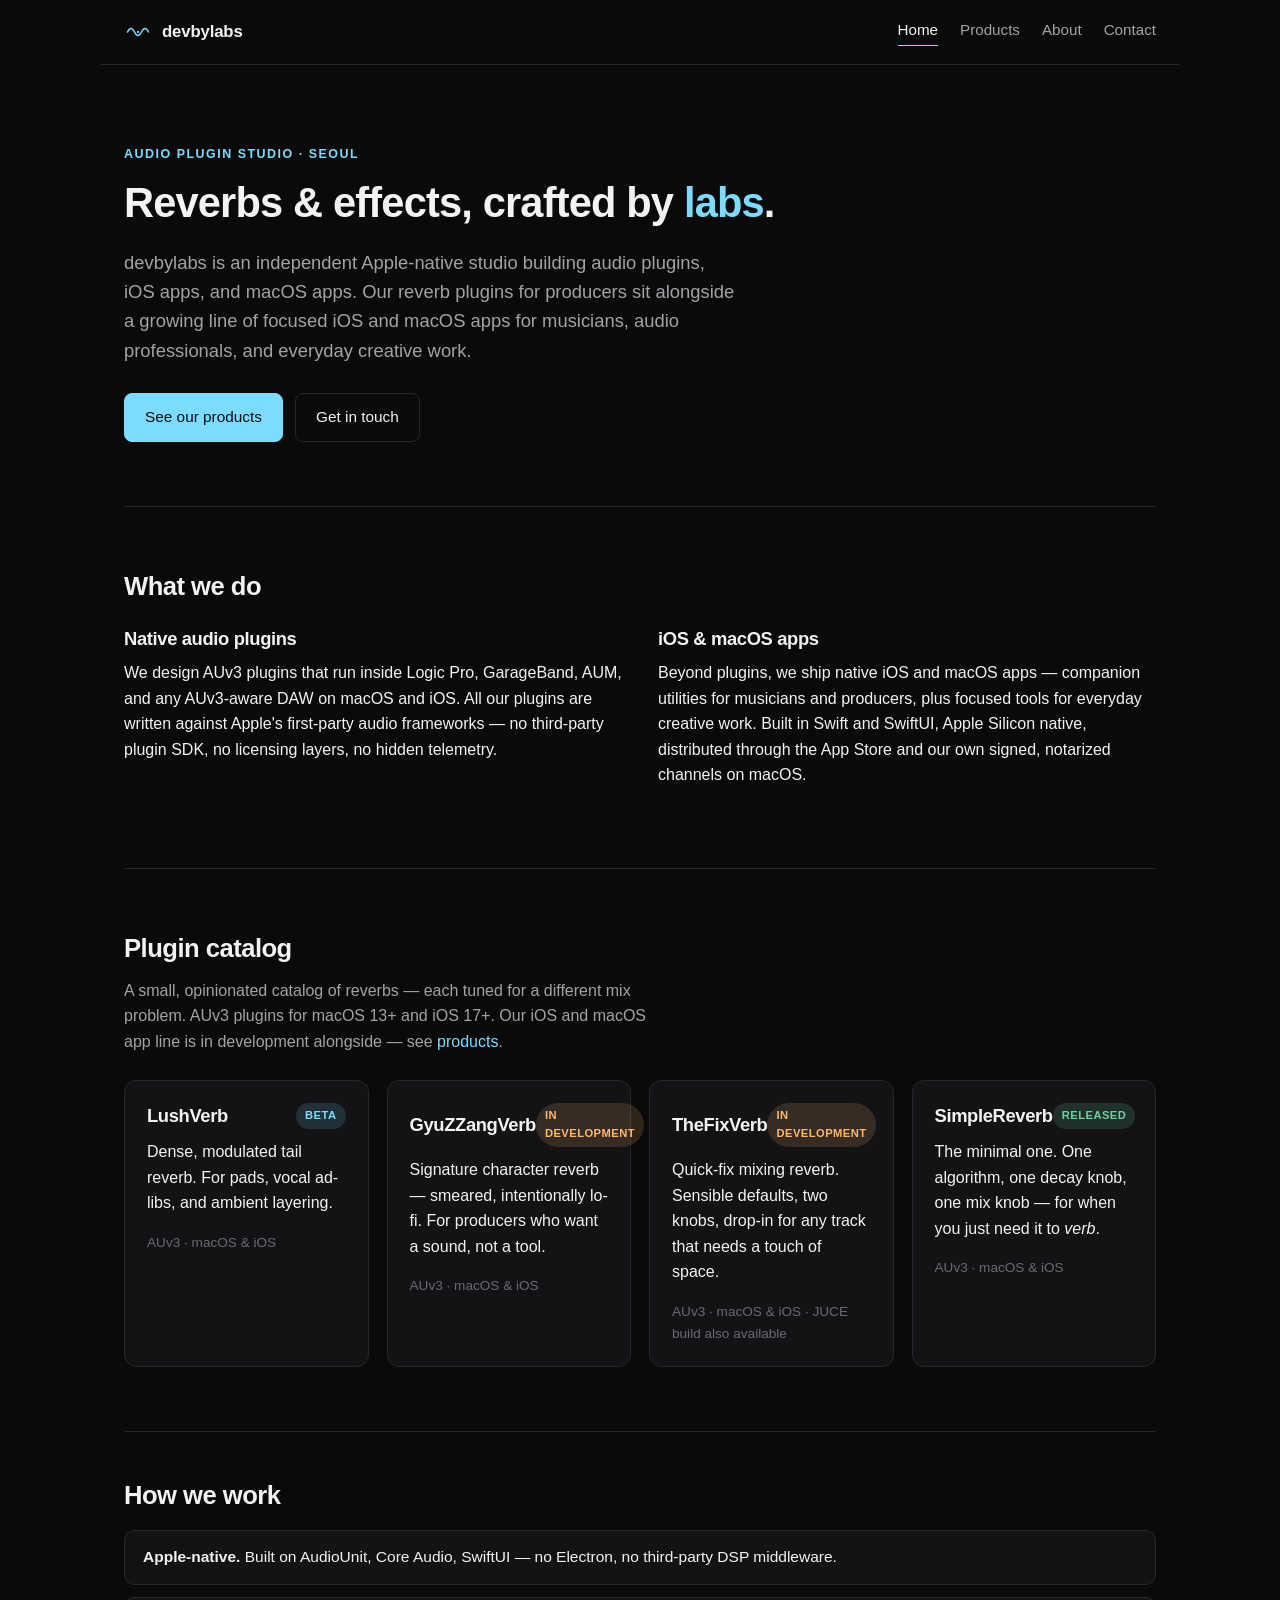
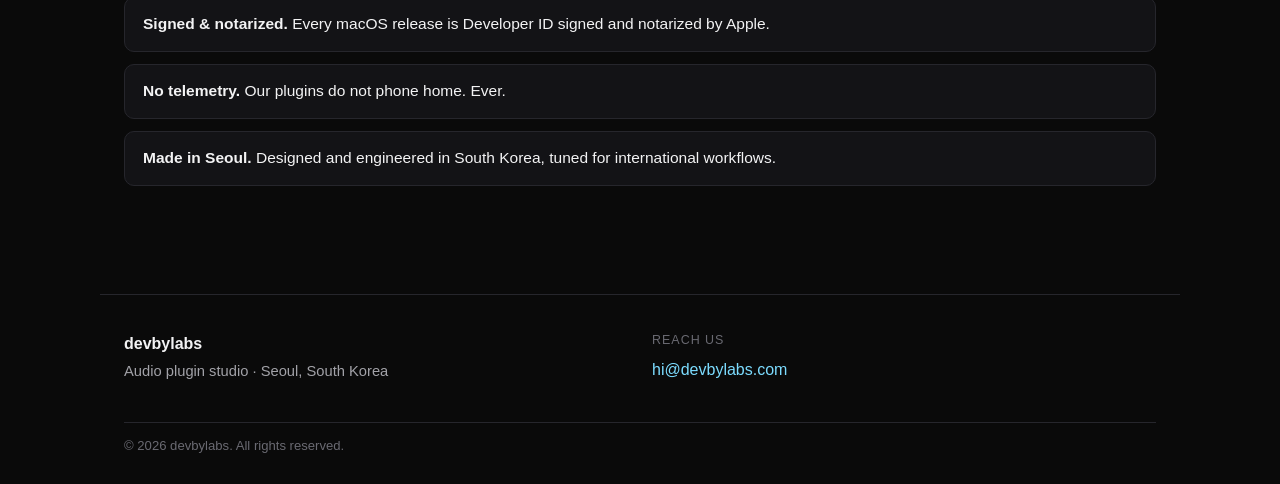
<file: index.html>
<!DOCTYPE html>
<html lang="en">
<head>
<meta charset="UTF-8">
<meta name="viewport" content="width=device-width, initial-scale=1.0">
<meta name="description" content="devbylabs — Audio plugin studio crafted in Seoul. AUv3 reverbs and effects for macOS and iOS.">
<title>devbylabs — Audio plugin studio</title>
<link rel="stylesheet" href="style.css">
<link rel="icon" href="assets/logo.svg" type="image/svg+xml">
</head>
<body>
<header class="site-header">
  <a href="/" class="brand">
    <img src="assets/logo.svg" alt="devbylabs" width="28" height="28">
    <span>devbylabs</span>
  </a>
  <nav class="site-nav">
    <a href="index.html" class="active">Home</a>
    <a href="products.html">Products</a>
    <a href="about.html">About</a>
    <a href="contact.html">Contact</a>
  </nav>
</header>

<main>
  <section class="hero">
    <p class="kicker">Audio plugin studio · Seoul</p>
    <h1>Reverbs &amp; effects, crafted by <span class="accent">labs</span>.</h1>
    <p class="lede">
      devbylabs is an independent Apple-native studio building audio plugins,
      iOS apps, and macOS apps. Our reverb plugins for producers sit alongside
      a growing line of focused iOS and macOS apps for musicians, audio
      professionals, and everyday creative work.
    </p>
    <div class="cta-row">
      <a href="products.html" class="btn btn-primary">See our products</a>
      <a href="contact.html" class="btn btn-ghost">Get in touch</a>
    </div>
  </section>

  <section class="section">
    <h2>What we do</h2>
    <div class="cols-2">
      <div>
        <h3>Native audio plugins</h3>
        <p>
          We design AUv3 plugins that run inside Logic Pro, GarageBand, AUM, and
          any AUv3-aware DAW on macOS and iOS. All our plugins are written against
          Apple's first-party audio frameworks &mdash; no third-party plugin SDK,
          no licensing layers, no hidden telemetry.
        </p>
      </div>
      <div>
        <h3>iOS &amp; macOS apps</h3>
        <p>
          Beyond plugins, we ship native iOS and macOS apps — companion utilities
          for musicians and producers, plus focused tools for everyday creative
          work. Built in Swift and SwiftUI, Apple Silicon native, distributed
          through the App Store and our own signed, notarized channels on macOS.
        </p>
      </div>
    </div>
  </section>

  <section class="section">
    <h2>Plugin catalog</h2>
    <p class="section-lede">
      A small, opinionated catalog of reverbs &mdash; each tuned for a different mix
      problem. AUv3 plugins for macOS 13+ and iOS 17+. Our iOS and macOS app
      line is in development alongside &mdash; see <a href="products.html">products</a>.
    </p>
    <div class="product-grid">
      <article class="product-card">
        <div class="product-card-head">
          <h3>LushVerb</h3>
          <span class="badge badge-beta">Beta</span>
        </div>
        <p>Dense, modulated tail reverb. For pads, vocal ad-libs, and ambient layering.</p>
        <p class="product-meta">AUv3 · macOS &amp; iOS</p>
      </article>

      <article class="product-card">
        <div class="product-card-head">
          <h3>GyuZZangVerb</h3>
          <span class="badge badge-dev">In development</span>
        </div>
        <p>Signature character reverb &mdash; smeared, intentionally lo-fi. For producers who want a sound, not a tool.</p>
        <p class="product-meta">AUv3 · macOS &amp; iOS</p>
      </article>

      <article class="product-card">
        <div class="product-card-head">
          <h3>TheFixVerb</h3>
          <span class="badge badge-dev">In development</span>
        </div>
        <p>Quick-fix mixing reverb. Sensible defaults, two knobs, drop-in for any track that needs a touch of space.</p>
        <p class="product-meta">AUv3 · macOS &amp; iOS · JUCE build also available</p>
      </article>

      <article class="product-card">
        <div class="product-card-head">
          <h3>SimpleReverb</h3>
          <span class="badge badge-released">Released</span>
        </div>
        <p>The minimal one. One algorithm, one decay knob, one mix knob &mdash; for when you just need it to <em>verb</em>.</p>
        <p class="product-meta">AUv3 · macOS &amp; iOS</p>
      </article>
    </div>
  </section>

  <section class="section section-tight">
    <h2>How we work</h2>
    <ul class="value-list">
      <li><strong>Apple-native.</strong> Built on AudioUnit, Core Audio, SwiftUI &mdash; no Electron, no third-party DSP middleware.</li>
      <li><strong>Signed &amp; notarized.</strong> Every macOS release is Developer ID signed and notarized by Apple.</li>
      <li><strong>No telemetry.</strong> Our plugins do not phone home. Ever.</li>
      <li><strong>Made in Seoul.</strong> Designed and engineered in South Korea, tuned for international workflows.</li>
    </ul>
  </section>
</main>

<footer class="site-footer">
  <div class="footer-cols">
    <div>
      <p class="footer-brand">devbylabs</p>
      <p class="footer-muted">Audio plugin studio · Seoul, South Korea</p>
    </div>
    <div>
      <p class="footer-heading">Reach us</p>
      <p><a href="mailto:hi@devbylabs.com">hi@devbylabs.com</a></p>
    </div>
  </div>
  <p class="footer-bottom">&copy; 2026 devbylabs. All rights reserved.</p>
</footer>
</body>
</html>
</file>
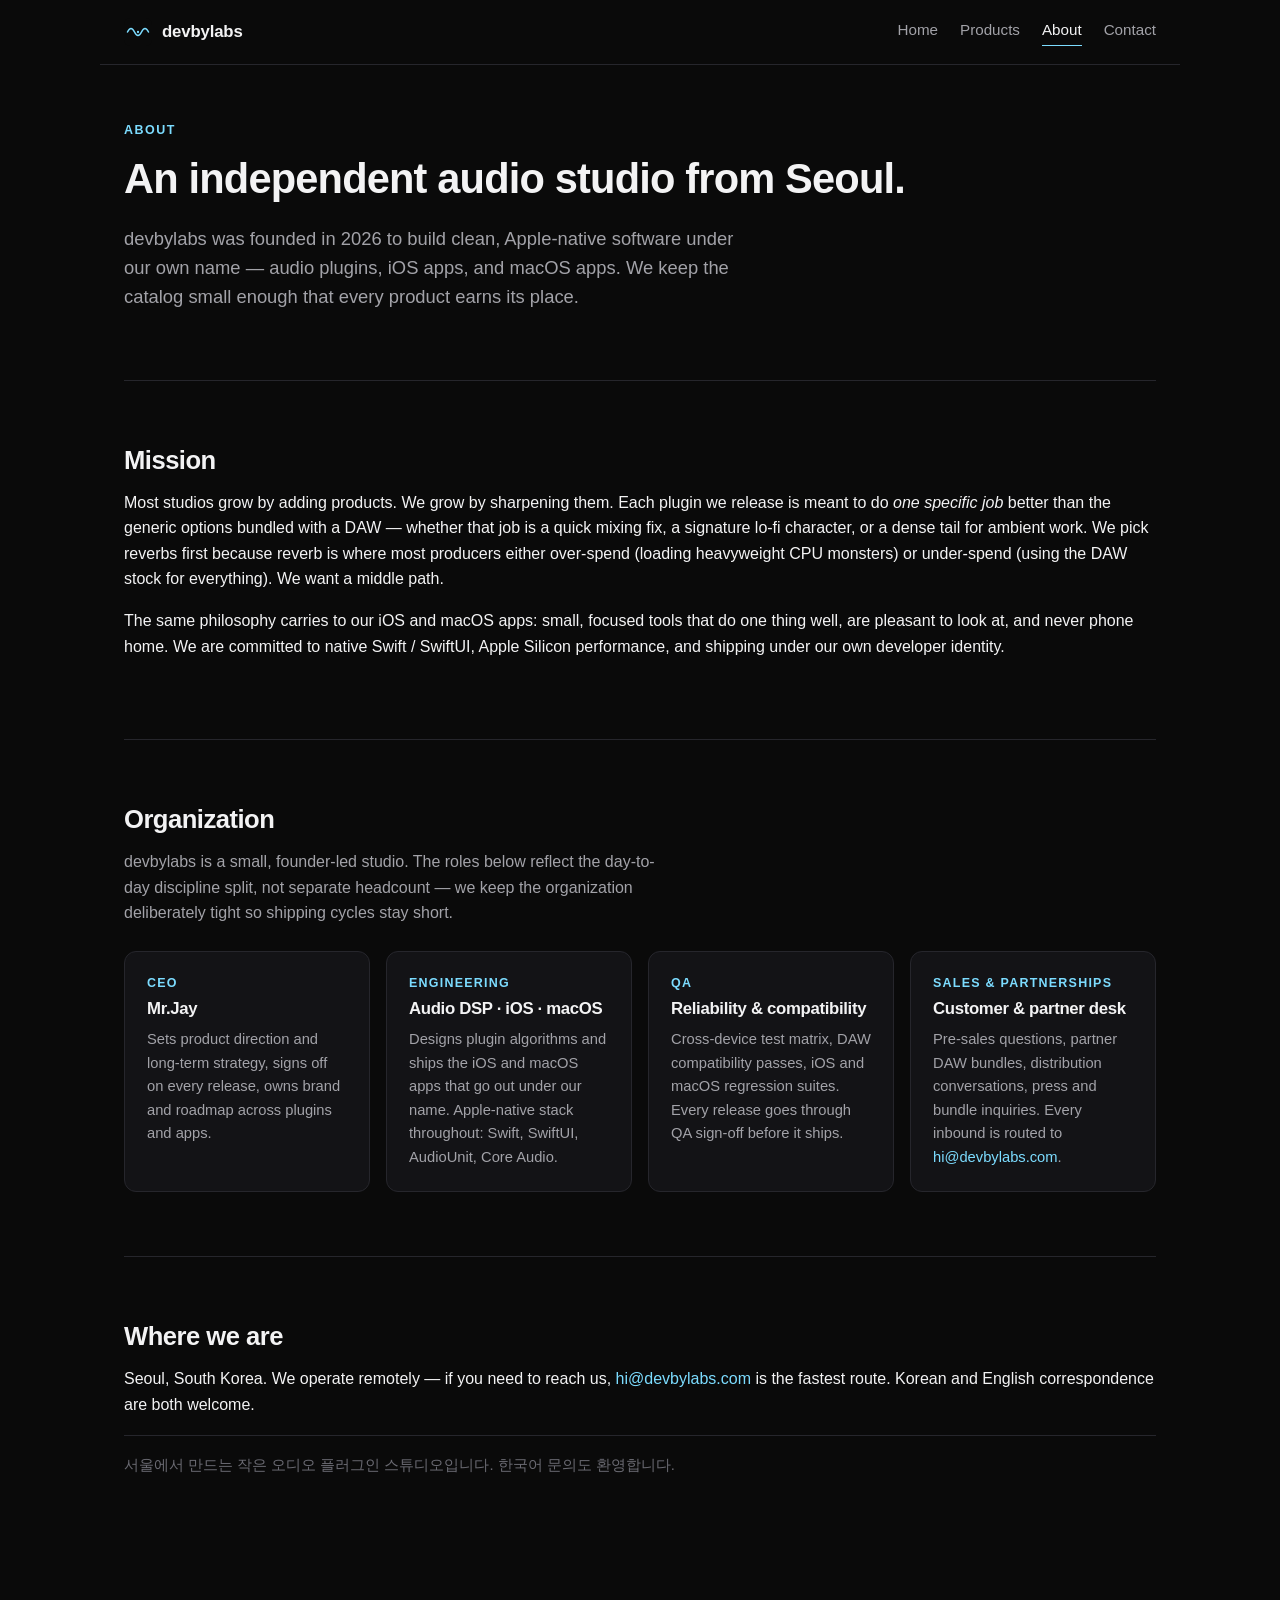
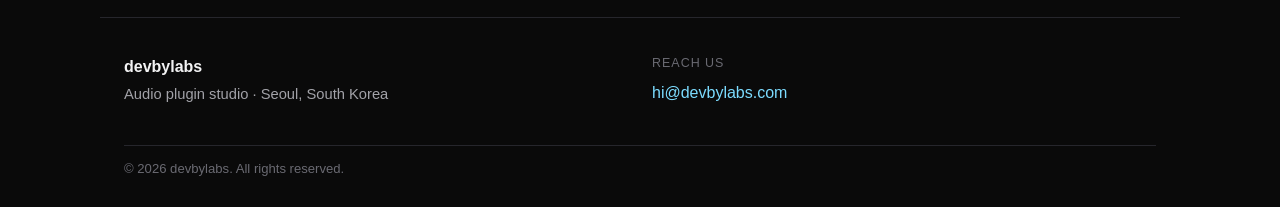
<file: about.html>
<!DOCTYPE html>
<html lang="en">
<head>
<meta charset="UTF-8">
<meta name="viewport" content="width=device-width, initial-scale=1.0">
<meta name="description" content="About devbylabs — an independent audio plugin studio based in Seoul.">
<title>About — devbylabs</title>
<link rel="stylesheet" href="style.css">
<link rel="icon" href="assets/logo.svg" type="image/svg+xml">
</head>
<body>
<header class="site-header">
  <a href="/" class="brand">
    <img src="assets/logo.svg" alt="devbylabs" width="28" height="28">
    <span>devbylabs</span>
  </a>
  <nav class="site-nav">
    <a href="index.html">Home</a>
    <a href="products.html">Products</a>
    <a href="about.html" class="active">About</a>
    <a href="contact.html">Contact</a>
  </nav>
</header>

<main>
  <section class="hero hero-compact">
    <p class="kicker">About</p>
    <h1>An independent audio studio from Seoul.</h1>
    <p class="lede">
      devbylabs was founded in 2026 to build clean, Apple-native software under
      our own name &mdash; audio plugins, iOS apps, and macOS apps. We keep the
      catalog small enough that every product earns its place.
    </p>
  </section>

  <section class="section">
    <h2>Mission</h2>
    <p>
      Most studios grow by adding products. We grow by sharpening them. Each
      plugin we release is meant to do <em>one specific job</em> better than the
      generic options bundled with a DAW &mdash; whether that job is a quick mixing
      fix, a signature lo-fi character, or a dense tail for ambient work. We
      pick reverbs first because reverb is where most producers either
      over-spend (loading heavyweight CPU monsters) or under-spend (using the
      DAW stock for everything). We want a middle path.
    </p>
    <p>
      The same philosophy carries to our iOS and macOS apps: small, focused
      tools that do one thing well, are pleasant to look at, and never phone
      home. We are committed to native Swift / SwiftUI, Apple Silicon
      performance, and shipping under our own developer identity.
    </p>
  </section>

  <section class="section">
    <h2>Organization</h2>
    <p class="section-lede">
      devbylabs is a small, founder-led studio. The roles below reflect the
      day-to-day discipline split, not separate headcount &mdash; we keep the
      organization deliberately tight so shipping cycles stay short.
    </p>

    <div class="org-grid">
      <article class="org-card">
        <p class="org-role">CEO</p>
        <h3>Mr.Jay</h3>
        <p class="org-detail">Sets product direction and long-term strategy, signs off on every release, owns brand and roadmap across plugins and apps.</p>
      </article>

      <article class="org-card">
        <p class="org-role">Engineering</p>
        <h3>Audio DSP · iOS · macOS</h3>
        <p class="org-detail">Designs plugin algorithms and ships the iOS and macOS apps that go out under our name. Apple-native stack throughout: Swift, SwiftUI, AudioUnit, Core Audio.</p>
      </article>

      <article class="org-card">
        <p class="org-role">QA</p>
        <h3>Reliability &amp; compatibility</h3>
        <p class="org-detail">Cross-device test matrix, DAW compatibility passes, iOS and macOS regression suites. Every release goes through QA sign-off before it ships.</p>
      </article>

      <article class="org-card">
        <p class="org-role">Sales &amp; Partnerships</p>
        <h3>Customer &amp; partner desk</h3>
        <p class="org-detail">Pre-sales questions, partner DAW bundles, distribution conversations, press and bundle inquiries. Every inbound is routed to <a href="mailto:hi@devbylabs.com">hi@devbylabs.com</a>.</p>
      </article>
    </div>
  </section>

  <section class="section">
    <h2>Where we are</h2>
    <p>
      Seoul, South Korea. We operate remotely &mdash; if you need to reach us,
      <a href="mailto:hi@devbylabs.com">hi@devbylabs.com</a> is the fastest route.
      Korean and English correspondence are both welcome.
    </p>
    <p class="muted-note">
      서울에서 만드는 작은 오디오 플러그인 스튜디오입니다. 한국어 문의도 환영합니다.
    </p>
  </section>
</main>

<footer class="site-footer">
  <div class="footer-cols">
    <div>
      <p class="footer-brand">devbylabs</p>
      <p class="footer-muted">Audio plugin studio · Seoul, South Korea</p>
    </div>
    <div>
      <p class="footer-heading">Reach us</p>
      <p><a href="mailto:hi@devbylabs.com">hi@devbylabs.com</a></p>
    </div>
  </div>
  <p class="footer-bottom">&copy; 2026 devbylabs. All rights reserved.</p>
</footer>
</body>
</html>
</file>
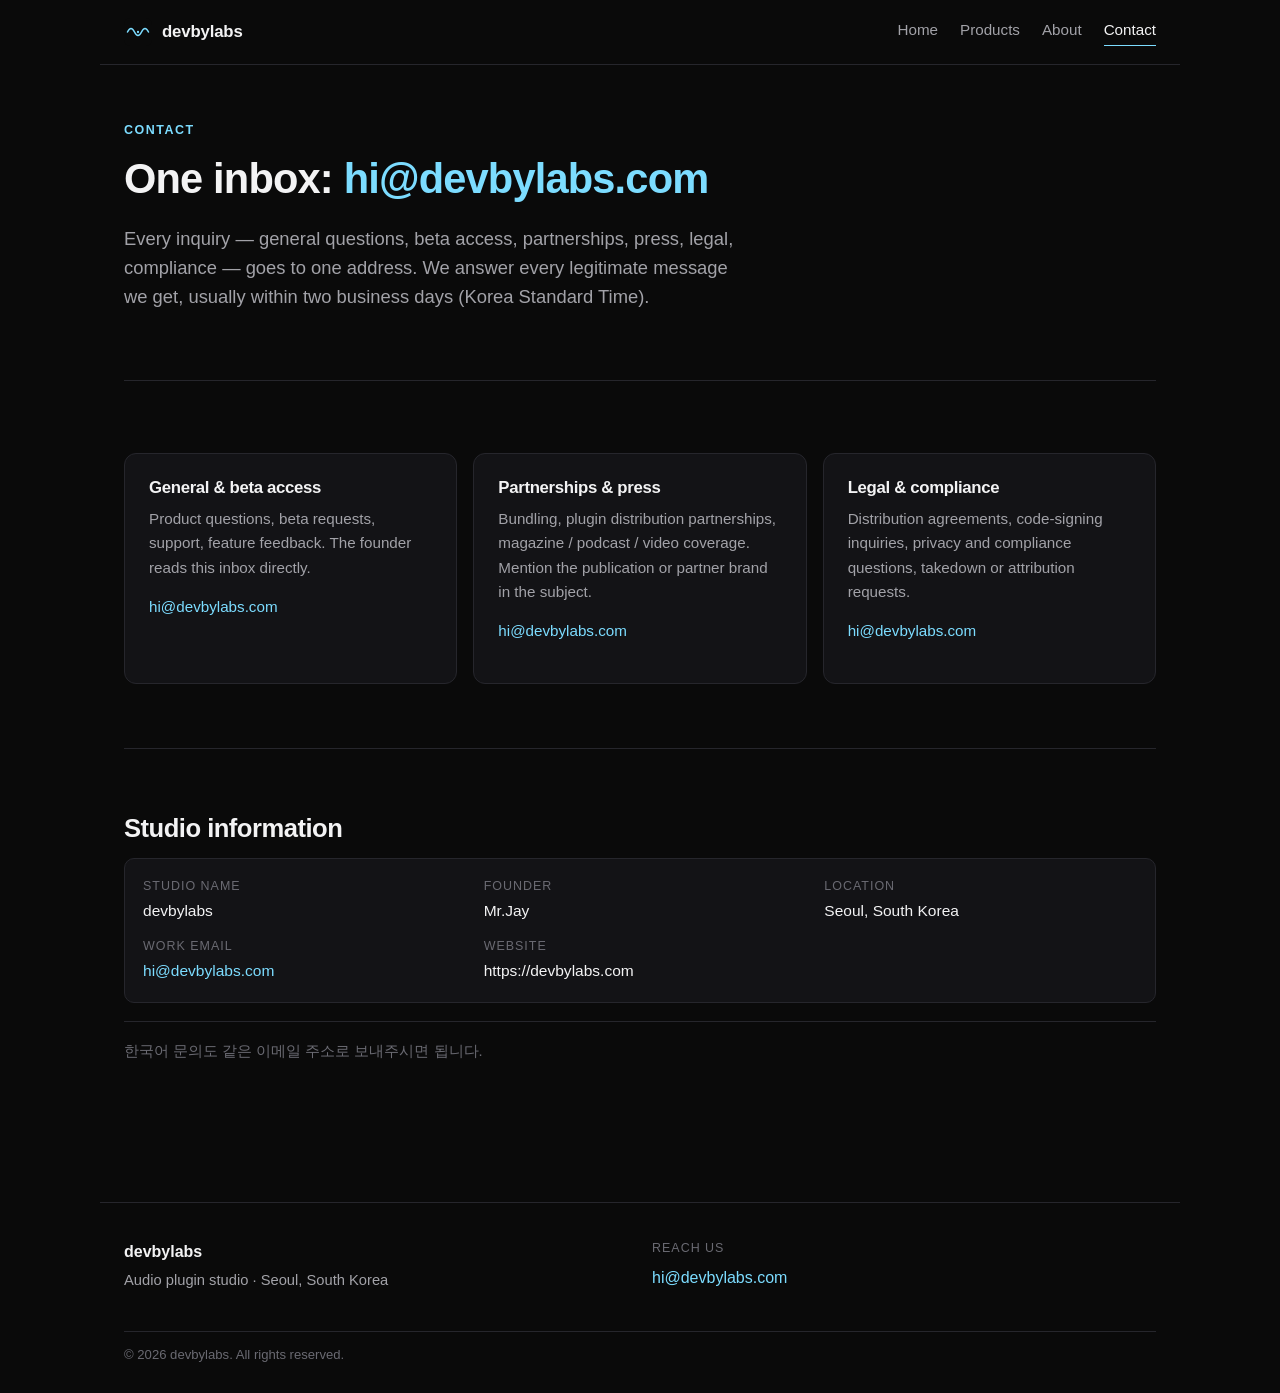
<file: contact.html>
<!DOCTYPE html>
<html lang="en">
<head>
<meta charset="UTF-8">
<meta name="viewport" content="width=device-width, initial-scale=1.0">
<meta name="description" content="Contact devbylabs — get in touch about plugins, beta access, press, or partnerships.">
<title>Contact — devbylabs</title>
<link rel="stylesheet" href="style.css">
<link rel="icon" href="assets/logo.svg" type="image/svg+xml">
</head>
<body>
<header class="site-header">
  <a href="/" class="brand">
    <img src="assets/logo.svg" alt="devbylabs" width="28" height="28">
    <span>devbylabs</span>
  </a>
  <nav class="site-nav">
    <a href="index.html">Home</a>
    <a href="products.html">Products</a>
    <a href="about.html">About</a>
    <a href="contact.html" class="active">Contact</a>
  </nav>
</header>

<main>
  <section class="hero hero-compact">
    <p class="kicker">Contact</p>
    <h1>One inbox: <span class="accent">hi@devbylabs.com</span></h1>
    <p class="lede">
      Every inquiry &mdash; general questions, beta access, partnerships, press,
      legal, compliance &mdash; goes to one address. We answer every legitimate
      message we get, usually within two business days (Korea Standard Time).
    </p>
  </section>

  <section class="section">
    <div class="contact-grid">
      <article class="contact-card">
        <h2>General &amp; beta access</h2>
        <p>
          Product questions, beta requests, support, feature feedback. The
          founder reads this inbox directly.
        </p>
        <p class="contact-email">
          <a href="mailto:hi@devbylabs.com">hi@devbylabs.com</a>
        </p>
      </article>

      <article class="contact-card">
        <h2>Partnerships &amp; press</h2>
        <p>
          Bundling, plugin distribution partnerships, magazine / podcast / video
          coverage. Mention the publication or partner brand in the subject.
        </p>
        <p class="contact-email">
          <a href="mailto:hi@devbylabs.com?subject=Partnership%20%2F%20press%20inquiry">hi@devbylabs.com</a>
        </p>
      </article>

      <article class="contact-card">
        <h2>Legal &amp; compliance</h2>
        <p>
          Distribution agreements, code-signing inquiries, privacy and
          compliance questions, takedown or attribution requests.
        </p>
        <p class="contact-email">
          <a href="mailto:hi@devbylabs.com?subject=Legal%20%2F%20compliance%20inquiry">hi@devbylabs.com</a>
        </p>
      </article>
    </div>
  </section>

  <section class="section">
    <h2>Studio information</h2>
    <dl class="info-list">
      <div>
        <dt>Studio name</dt>
        <dd>devbylabs</dd>
      </div>
      <div>
        <dt>Founder</dt>
        <dd>Mr.Jay</dd>
      </div>
      <div>
        <dt>Location</dt>
        <dd>Seoul, South Korea</dd>
      </div>
      <div>
        <dt>Work email</dt>
        <dd><a href="mailto:hi@devbylabs.com">hi@devbylabs.com</a></dd>
      </div>
      <div>
        <dt>Website</dt>
        <dd>https://devbylabs.com</dd>
      </div>
    </dl>
    <p class="muted-note">
      한국어 문의도 같은 이메일 주소로 보내주시면 됩니다.
    </p>
  </section>
</main>

<footer class="site-footer">
  <div class="footer-cols">
    <div>
      <p class="footer-brand">devbylabs</p>
      <p class="footer-muted">Audio plugin studio · Seoul, South Korea</p>
    </div>
    <div>
      <p class="footer-heading">Reach us</p>
      <p><a href="mailto:hi@devbylabs.com">hi@devbylabs.com</a></p>
    </div>
  </div>
  <p class="footer-bottom">&copy; 2026 devbylabs. All rights reserved.</p>
</footer>
</body>
</html>
</file>
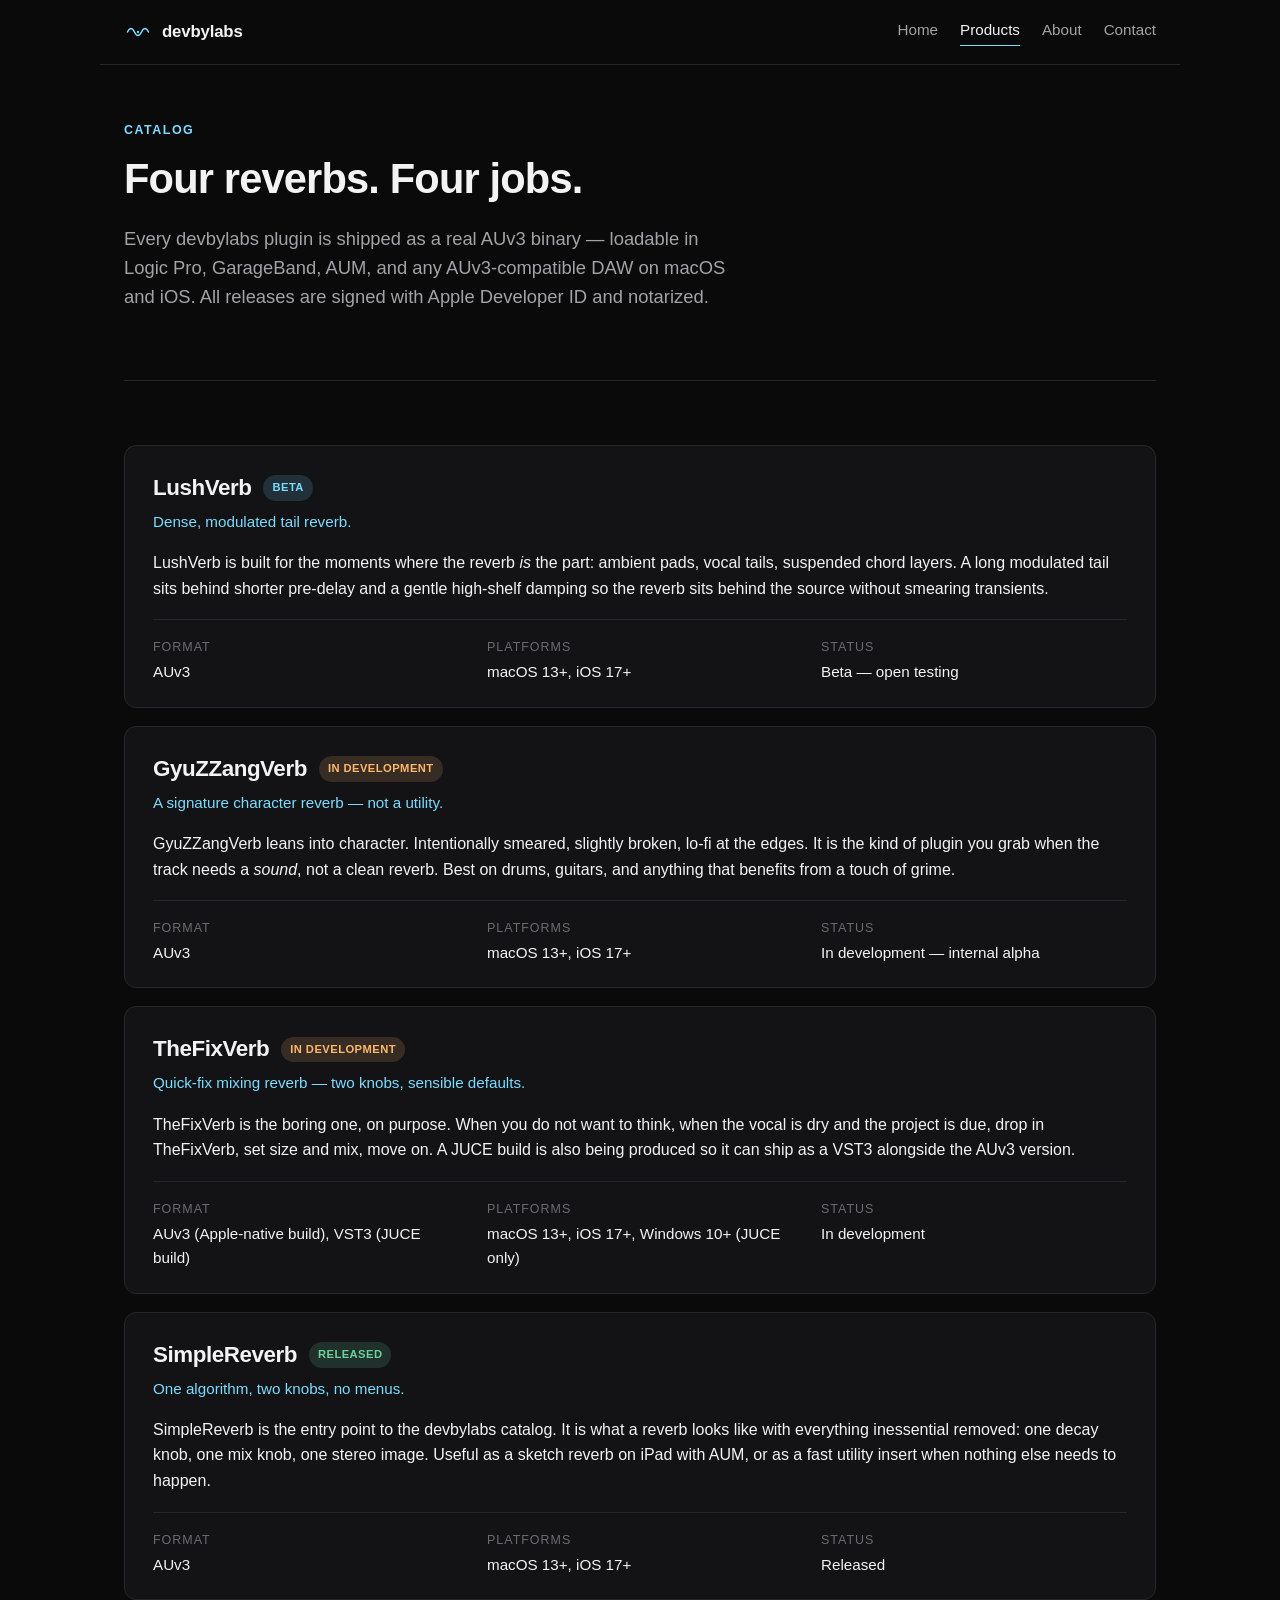
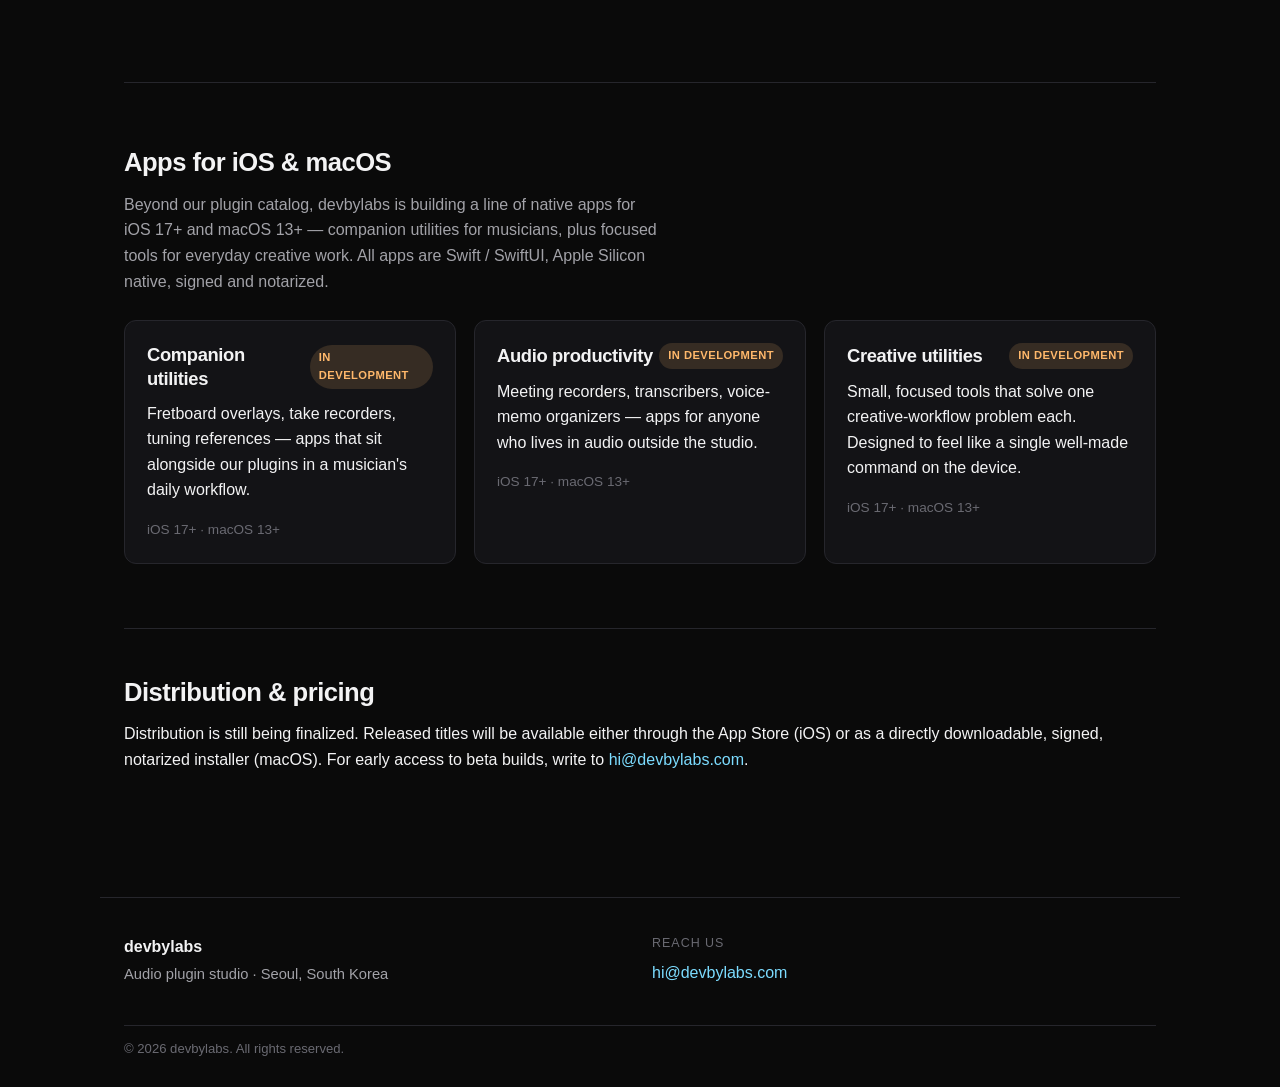
<file: products.html>
<!DOCTYPE html>
<html lang="en">
<head>
<meta charset="UTF-8">
<meta name="viewport" content="width=device-width, initial-scale=1.0">
<meta name="description" content="The devbylabs plugin catalog — LushVerb, GyuZZangVerb, TheFixVerb, SimpleReverb. AUv3 for macOS and iOS.">
<title>Products — devbylabs</title>
<link rel="stylesheet" href="style.css">
<link rel="icon" href="assets/logo.svg" type="image/svg+xml">
</head>
<body>
<header class="site-header">
  <a href="/" class="brand">
    <img src="assets/logo.svg" alt="devbylabs" width="28" height="28">
    <span>devbylabs</span>
  </a>
  <nav class="site-nav">
    <a href="index.html">Home</a>
    <a href="products.html" class="active">Products</a>
    <a href="about.html">About</a>
    <a href="contact.html">Contact</a>
  </nav>
</header>

<main>
  <section class="hero hero-compact">
    <p class="kicker">Catalog</p>
    <h1>Four reverbs. Four jobs.</h1>
    <p class="lede">
      Every devbylabs plugin is shipped as a real AUv3 binary &mdash; loadable in
      Logic Pro, GarageBand, AUM, and any AUv3-compatible DAW on macOS and iOS.
      All releases are signed with Apple Developer ID and notarized.
    </p>
  </section>

  <section class="section">
    <article class="product-detail">
      <header class="product-detail-head">
        <h2>LushVerb</h2>
        <span class="badge badge-beta">Beta</span>
      </header>
      <p class="product-tagline">Dense, modulated tail reverb.</p>
      <p>
        LushVerb is built for the moments where the reverb <em>is</em> the part:
        ambient pads, vocal tails, suspended chord layers. A long modulated tail
        sits behind shorter pre-delay and a gentle high-shelf damping so the
        reverb sits behind the source without smearing transients.
      </p>
      <dl class="spec-list">
        <div><dt>Format</dt><dd>AUv3</dd></div>
        <div><dt>Platforms</dt><dd>macOS 13+, iOS 17+</dd></div>
        <div><dt>Status</dt><dd>Beta — open testing</dd></div>
      </dl>
    </article>

    <article class="product-detail">
      <header class="product-detail-head">
        <h2>GyuZZangVerb</h2>
        <span class="badge badge-dev">In development</span>
      </header>
      <p class="product-tagline">A signature character reverb &mdash; not a utility.</p>
      <p>
        GyuZZangVerb leans into character. Intentionally smeared, slightly
        broken, lo-fi at the edges. It is the kind of plugin you grab when the
        track needs a <em>sound</em>, not a clean reverb. Best on drums, guitars,
        and anything that benefits from a touch of grime.
      </p>
      <dl class="spec-list">
        <div><dt>Format</dt><dd>AUv3</dd></div>
        <div><dt>Platforms</dt><dd>macOS 13+, iOS 17+</dd></div>
        <div><dt>Status</dt><dd>In development — internal alpha</dd></div>
      </dl>
    </article>

    <article class="product-detail">
      <header class="product-detail-head">
        <h2>TheFixVerb</h2>
        <span class="badge badge-dev">In development</span>
      </header>
      <p class="product-tagline">Quick-fix mixing reverb &mdash; two knobs, sensible defaults.</p>
      <p>
        TheFixVerb is the boring one, on purpose. When you do not want to think,
        when the vocal is dry and the project is due, drop in TheFixVerb, set
        size and mix, move on. A JUCE build is also being produced so it can
        ship as a VST3 alongside the AUv3 version.
      </p>
      <dl class="spec-list">
        <div><dt>Format</dt><dd>AUv3 (Apple-native build), VST3 (JUCE build)</dd></div>
        <div><dt>Platforms</dt><dd>macOS 13+, iOS 17+, Windows 10+ (JUCE only)</dd></div>
        <div><dt>Status</dt><dd>In development</dd></div>
      </dl>
    </article>

    <article class="product-detail">
      <header class="product-detail-head">
        <h2>SimpleReverb</h2>
        <span class="badge badge-released">Released</span>
      </header>
      <p class="product-tagline">One algorithm, two knobs, no menus.</p>
      <p>
        SimpleReverb is the entry point to the devbylabs catalog. It is what a
        reverb looks like with everything inessential removed: one decay knob,
        one mix knob, one stereo image. Useful as a sketch reverb on iPad with
        AUM, or as a fast utility insert when nothing else needs to happen.
      </p>
      <dl class="spec-list">
        <div><dt>Format</dt><dd>AUv3</dd></div>
        <div><dt>Platforms</dt><dd>macOS 13+, iOS 17+</dd></div>
        <div><dt>Status</dt><dd>Released</dd></div>
      </dl>
    </article>
  </section>

  <section class="section">
    <h2>Apps for iOS &amp; macOS</h2>
    <p class="section-lede">
      Beyond our plugin catalog, devbylabs is building a line of native apps
      for iOS 17+ and macOS 13+ &mdash; companion utilities for musicians, plus
      focused tools for everyday creative work. All apps are Swift / SwiftUI,
      Apple Silicon native, signed and notarized.
    </p>

    <div class="product-grid">
      <article class="product-card">
        <div class="product-card-head">
          <h3>Companion utilities</h3>
          <span class="badge badge-dev">In development</span>
        </div>
        <p>Fretboard overlays, take recorders, tuning references &mdash; apps that sit alongside our plugins in a musician's daily workflow.</p>
        <p class="product-meta">iOS 17+ · macOS 13+</p>
      </article>

      <article class="product-card">
        <div class="product-card-head">
          <h3>Audio productivity</h3>
          <span class="badge badge-dev">In development</span>
        </div>
        <p>Meeting recorders, transcribers, voice-memo organizers &mdash; apps for anyone who lives in audio outside the studio.</p>
        <p class="product-meta">iOS 17+ · macOS 13+</p>
      </article>

      <article class="product-card">
        <div class="product-card-head">
          <h3>Creative utilities</h3>
          <span class="badge badge-dev">In development</span>
        </div>
        <p>Small, focused tools that solve one creative-workflow problem each. Designed to feel like a single well-made command on the device.</p>
        <p class="product-meta">iOS 17+ · macOS 13+</p>
      </article>
    </div>
  </section>

  <section class="section section-tight">
    <h2>Distribution &amp; pricing</h2>
    <p>
      Distribution is still being finalized. Released titles will be available
      either through the App Store (iOS) or as a directly downloadable, signed,
      notarized installer (macOS). For early access to beta builds, write to
      <a href="mailto:hi@devbylabs.com">hi@devbylabs.com</a>.
    </p>
  </section>
</main>

<footer class="site-footer">
  <div class="footer-cols">
    <div>
      <p class="footer-brand">devbylabs</p>
      <p class="footer-muted">Audio plugin studio · Seoul, South Korea</p>
    </div>
    <div>
      <p class="footer-heading">Reach us</p>
      <p><a href="mailto:hi@devbylabs.com">hi@devbylabs.com</a></p>
    </div>
  </div>
  <p class="footer-bottom">&copy; 2026 devbylabs. All rights reserved.</p>
</footer>
</body>
</html>
</file>
<file: style.css>
:root {
  --bg: #0a0a0a;
  --bg-elev: #131316;
  --bg-elev-2: #1a1a1f;
  --fg: #f3f3f4;
  --fg-muted: #a2a2a8;
  --fg-dim: #6a6a72;
  --line: #26262c;
  --accent: #7cdcff;
  --accent-strong: #38c5f5;
  --warn: #ffb86b;
  --ok: #6bd49c;
  --maxw: 1080px;
  --pad: 24px;
}

* { box-sizing: border-box; }

html, body {
  margin: 0;
  padding: 0;
  background: var(--bg);
  color: var(--fg);
  font-family: -apple-system, BlinkMacSystemFont, "SF Pro Text", "Helvetica Neue", Arial, sans-serif;
  font-size: 16px;
  line-height: 1.6;
  -webkit-font-smoothing: antialiased;
  -moz-osx-font-smoothing: grayscale;
}

a {
  color: var(--accent);
  text-decoration: none;
  border-bottom: 1px solid transparent;
  transition: border-color 0.15s ease;
}

a:hover {
  border-bottom-color: var(--accent);
}

h1, h2, h3 {
  font-family: -apple-system, BlinkMacSystemFont, "SF Pro Display", "Helvetica Neue", Arial, sans-serif;
  font-weight: 600;
  letter-spacing: -0.02em;
  margin: 0 0 0.5em;
}

h1 { font-size: 2.6rem; line-height: 1.15; }
h2 { font-size: 1.6rem; line-height: 1.25; margin-top: 0; }
h3 { font-size: 1.15rem; line-height: 1.3; }

p { margin: 0 0 1em; }
em { font-style: italic; color: var(--fg); }

/* ---------- header / nav ---------- */
.site-header {
  display: flex;
  align-items: center;
  justify-content: space-between;
  gap: 24px;
  padding: 18px var(--pad);
  max-width: var(--maxw);
  margin: 0 auto;
  border-bottom: 1px solid var(--line);
}

.brand {
  display: flex;
  align-items: center;
  gap: 10px;
  color: var(--fg);
  font-weight: 600;
  font-size: 1.05rem;
  border-bottom: none;
  letter-spacing: -0.01em;
}

.brand:hover { border-bottom: none; }

.site-nav {
  display: flex;
  gap: 22px;
}

.site-nav a {
  color: var(--fg-muted);
  font-size: 0.95rem;
  border-bottom: 1px solid transparent;
  padding-bottom: 2px;
}

.site-nav a:hover { color: var(--fg); }
.site-nav a.active {
  color: var(--fg);
  border-bottom-color: var(--accent);
}

/* ---------- main + sections ---------- */
main {
  max-width: var(--maxw);
  margin: 0 auto;
  padding: 0 var(--pad);
}

.section {
  padding: 64px 0;
  border-top: 1px solid var(--line);
}

.section-tight {
  padding: 48px 0;
}

.section-lede {
  color: var(--fg-muted);
  max-width: 60ch;
  margin-bottom: 1.6em;
}

/* ---------- hero ---------- */
.hero {
  padding: 80px 0 64px;
}

.hero-compact {
  padding: 56px 0 40px;
}

.kicker {
  text-transform: uppercase;
  letter-spacing: 0.12em;
  font-size: 0.78rem;
  color: var(--accent);
  margin-bottom: 14px;
  font-weight: 600;
}

.lede {
  font-size: 1.15rem;
  color: var(--fg-muted);
  max-width: 60ch;
  margin: 18px 0 28px;
}

.accent { color: var(--accent); }

.cta-row {
  display: flex;
  gap: 12px;
  flex-wrap: wrap;
  margin-top: 8px;
}

.btn {
  display: inline-block;
  padding: 11px 20px;
  border-radius: 8px;
  font-weight: 500;
  font-size: 0.96rem;
  border: 1px solid transparent;
  transition: background 0.15s, border-color 0.15s, color 0.15s;
}

.btn-primary {
  background: var(--accent);
  color: #0a0a0a;
  border-color: var(--accent);
}

.btn-primary:hover {
  background: var(--accent-strong);
  border-color: var(--accent-strong);
  border-bottom-color: var(--accent-strong);
}

.btn-ghost {
  background: transparent;
  color: var(--fg);
  border-color: var(--line);
}

.btn-ghost:hover {
  border-color: var(--fg-muted);
  border-bottom-color: var(--fg-muted);
}

/* ---------- two-column ---------- */
.cols-2 {
  display: grid;
  grid-template-columns: 1fr 1fr;
  gap: 36px;
  margin-top: 24px;
}

/* ---------- product grid ---------- */
.product-grid {
  display: grid;
  grid-template-columns: repeat(auto-fit, minmax(240px, 1fr));
  gap: 18px;
  margin-top: 18px;
}

.product-card {
  background: var(--bg-elev);
  border: 1px solid var(--line);
  border-radius: 12px;
  padding: 22px;
  transition: transform 0.18s ease, border-color 0.18s ease, background 0.18s;
}

.product-card:hover {
  transform: translateY(-2px);
  border-color: var(--accent);
  background: var(--bg-elev-2);
}

.product-card-head {
  display: flex;
  justify-content: space-between;
  align-items: center;
  margin-bottom: 10px;
}

.product-card-head h3 { margin: 0; }

.product-meta {
  color: var(--fg-dim);
  font-size: 0.85rem;
  margin: 12px 0 0;
}

/* ---------- product detail ---------- */
.product-detail {
  background: var(--bg-elev);
  border: 1px solid var(--line);
  border-radius: 12px;
  padding: 28px 28px 22px;
  margin-bottom: 18px;
}

.product-detail-head {
  display: flex;
  align-items: center;
  gap: 12px;
  margin-bottom: 4px;
}

.product-detail-head h2 { margin: 0; font-size: 1.4rem; }

.product-tagline {
  color: var(--accent);
  font-size: 0.95rem;
  margin: 8px 0 16px;
}

.spec-list {
  display: grid;
  grid-template-columns: repeat(auto-fit, minmax(220px, 1fr));
  gap: 8px 28px;
  margin: 18px 0 0;
  padding: 18px 0 0;
  border-top: 1px solid var(--line);
}

.spec-list > div {
  display: flex;
  flex-direction: column;
}

.spec-list dt {
  color: var(--fg-dim);
  font-size: 0.78rem;
  text-transform: uppercase;
  letter-spacing: 0.08em;
  margin-bottom: 2px;
}

.spec-list dd {
  margin: 0;
  font-size: 0.95rem;
  color: var(--fg);
}

/* ---------- badge ---------- */
.badge {
  font-size: 0.7rem;
  font-weight: 600;
  padding: 4px 9px;
  border-radius: 999px;
  letter-spacing: 0.04em;
  text-transform: uppercase;
}

.badge-released { background: rgba(107, 212, 156, 0.15); color: var(--ok); }
.badge-beta { background: rgba(124, 220, 255, 0.15); color: var(--accent); }
.badge-dev { background: rgba(255, 184, 107, 0.15); color: var(--warn); }

/* ---------- value list ---------- */
.value-list {
  list-style: none;
  padding: 0;
  margin: 18px 0 0;
  display: grid;
  gap: 12px;
}

.value-list li {
  padding: 14px 18px;
  background: var(--bg-elev);
  border: 1px solid var(--line);
  border-radius: 10px;
  font-size: 0.97rem;
}

.value-list strong {
  color: var(--fg);
  font-weight: 600;
}

/* ---------- org grid ---------- */
.org-grid {
  display: grid;
  grid-template-columns: repeat(auto-fit, minmax(240px, 1fr));
  gap: 16px;
  margin-top: 18px;
}

.org-card {
  background: var(--bg-elev);
  border: 1px solid var(--line);
  border-radius: 12px;
  padding: 22px;
}

.org-card h3 {
  margin-top: 4px;
  margin-bottom: 8px;
  font-size: 1.05rem;
}

.org-role {
  color: var(--accent);
  font-size: 0.78rem;
  text-transform: uppercase;
  letter-spacing: 0.1em;
  font-weight: 600;
  margin: 0;
}

.org-detail {
  color: var(--fg-muted);
  font-size: 0.92rem;
  margin: 0;
}

/* ---------- info list (definition table) ---------- */
.info-list {
  display: grid;
  grid-template-columns: repeat(auto-fit, minmax(260px, 1fr));
  gap: 14px 28px;
  margin: 0;
  padding: 18px;
  background: var(--bg-elev);
  border: 1px solid var(--line);
  border-radius: 10px;
}

.info-list > div {
  display: flex;
  flex-direction: column;
}

.info-list dt {
  color: var(--fg-dim);
  font-size: 0.78rem;
  text-transform: uppercase;
  letter-spacing: 0.08em;
  margin-bottom: 2px;
}

.info-list dd {
  margin: 0;
  font-size: 0.97rem;
  color: var(--fg);
}

/* ---------- contact ---------- */
.contact-grid {
  display: grid;
  grid-template-columns: repeat(auto-fit, minmax(260px, 1fr));
  gap: 16px;
  margin-top: 8px;
}

.contact-card {
  background: var(--bg-elev);
  border: 1px solid var(--line);
  border-radius: 12px;
  padding: 24px;
}

.contact-card h2 {
  font-size: 1.05rem;
  margin-bottom: 8px;
}

.contact-card p { color: var(--fg-muted); font-size: 0.95rem; }
.contact-email { margin-top: 12px; font-size: 1rem; }
.contact-email a { font-weight: 500; }

.muted-note {
  color: var(--fg-dim);
  font-size: 0.92rem;
  margin-top: 18px;
  padding-top: 18px;
  border-top: 1px solid var(--line);
}

/* ---------- footer ---------- */
.site-footer {
  max-width: var(--maxw);
  margin: 60px auto 0;
  padding: 36px var(--pad) 28px;
  border-top: 1px solid var(--line);
}

.footer-cols {
  display: grid;
  grid-template-columns: repeat(auto-fit, minmax(180px, 1fr));
  gap: 24px;
  margin-bottom: 24px;
}

.footer-brand {
  font-weight: 600;
  margin: 0 0 4px;
  font-size: 1rem;
}

.footer-heading {
  color: var(--fg-dim);
  font-size: 0.78rem;
  text-transform: uppercase;
  letter-spacing: 0.08em;
  margin: 0 0 6px;
}

.footer-muted {
  color: var(--fg-muted);
  font-size: 0.92rem;
  margin: 0;
  line-height: 1.5;
}

.footer-bottom {
  color: var(--fg-dim);
  font-size: 0.82rem;
  margin: 0;
  padding-top: 12px;
  border-top: 1px solid var(--line);
}

/* ---------- responsive ---------- */
@media (max-width: 768px) {
  h1 { font-size: 2rem; }
  h2 { font-size: 1.35rem; }

  .site-header {
    flex-direction: column;
    align-items: flex-start;
    gap: 12px;
  }

  .site-nav {
    gap: 16px;
    flex-wrap: wrap;
  }

  .hero { padding: 56px 0 40px; }
  .hero-compact { padding: 40px 0 28px; }
  .section { padding: 44px 0; }

  .cols-2 {
    grid-template-columns: 1fr;
    gap: 28px;
  }

  .info-list {
    grid-template-columns: 1fr;
  }

  :root {
    --pad: 18px;
  }
}
</file>
